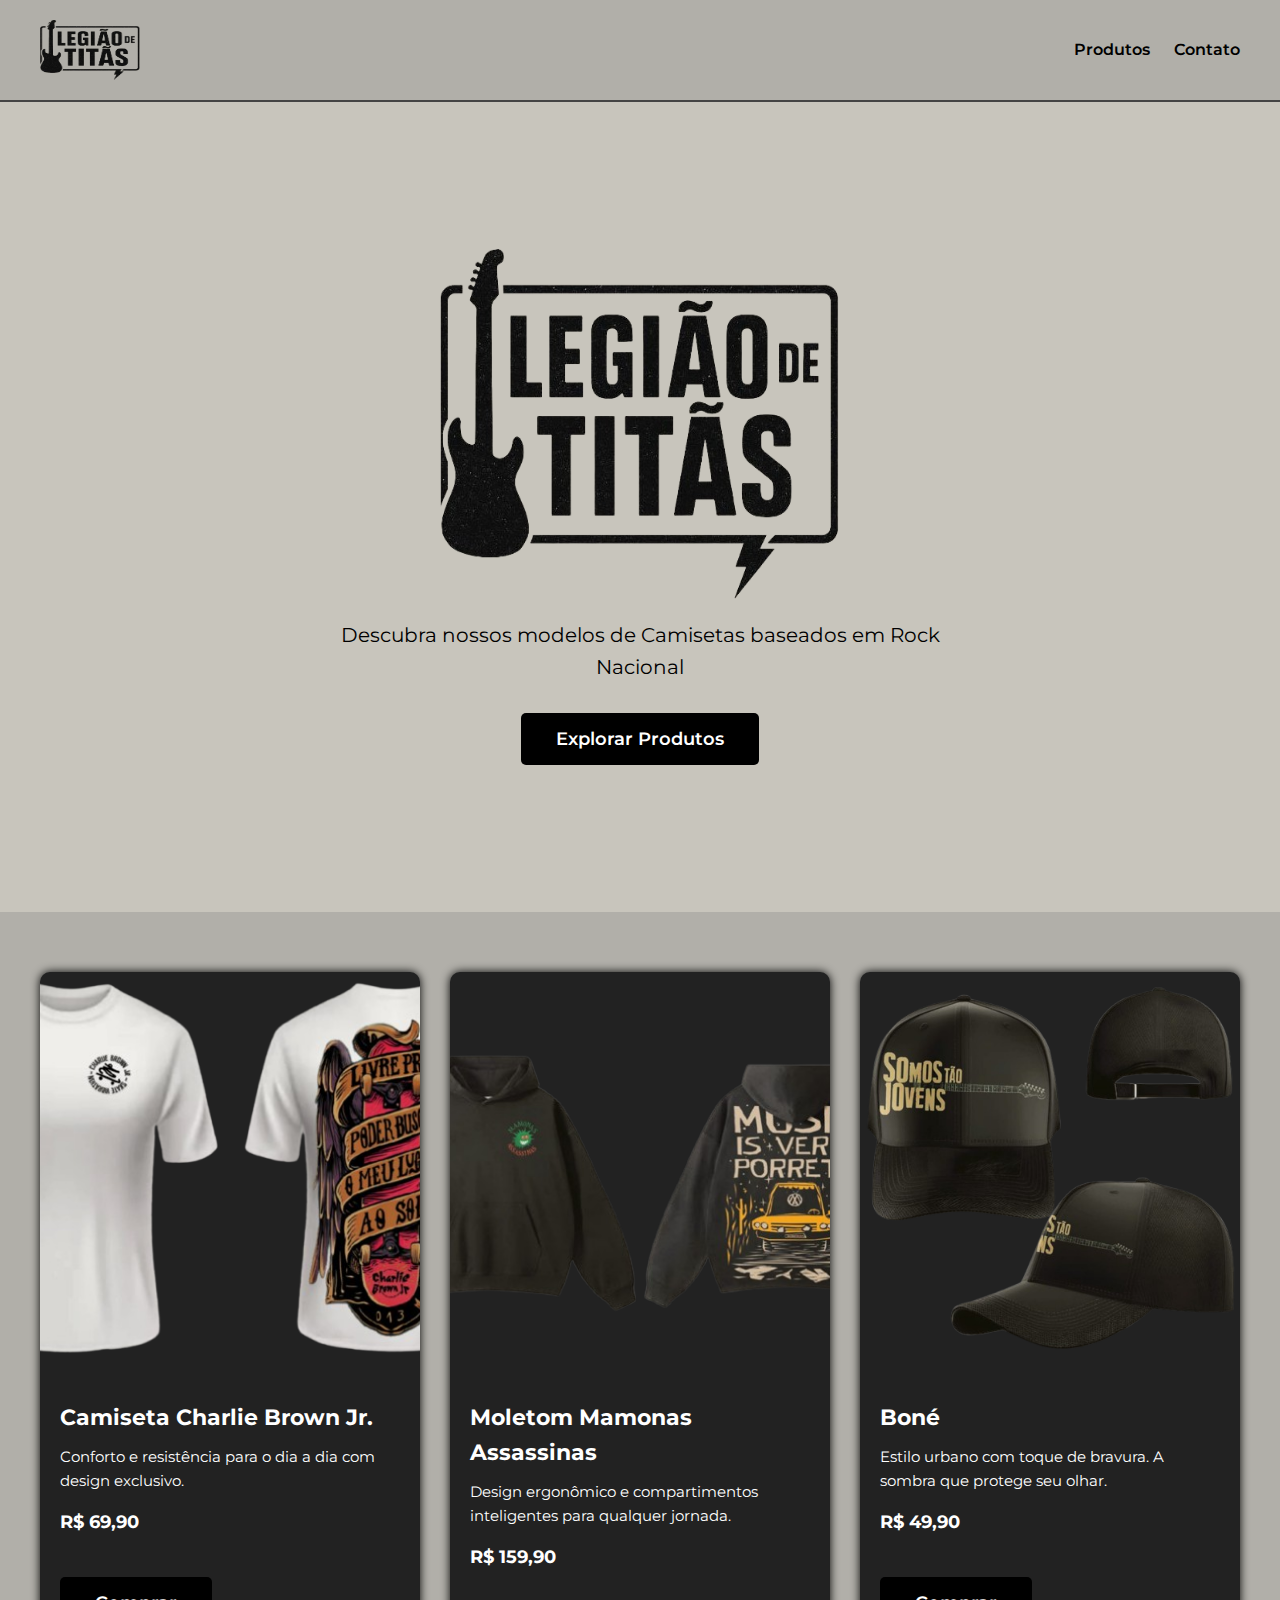
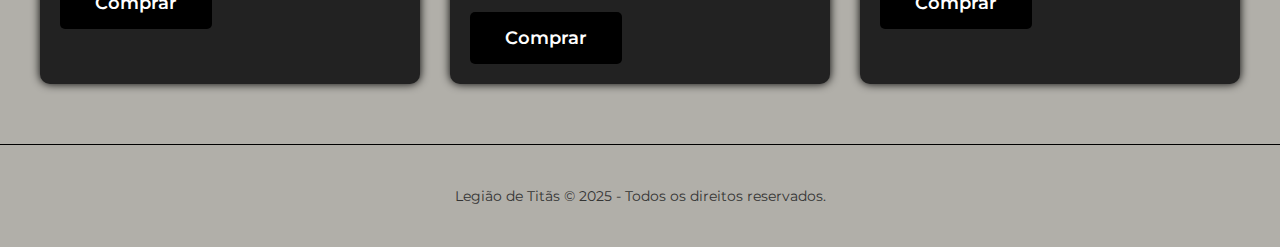
<file: index.html>
<!DOCTYPE html>
<html lang="pt-BR">

<head>
  <meta charset="UTF-8">
  <meta name="viewport" content="width=device-width, initial-scale=1.0">
  <link rel="stylesheet" href="style.css">
  <title>Legião de Titãs</title>
  <link href="https://fonts.googleapis.com/css2?family=Montserrat:wght@400;600;800&display=swap" rel="stylesheet">
</head>

<body>
  <header>
    <img src="img/logo.png" alt="marcaEmpresa">
    <nav>
      <a href="#produtos">Produtos</a>
      <a href="https://www.instagram.com/loja.legiaodostitas?igsh=MXMzejE3ZG9pdGQwbA==">Contato</a>
    </nav>
  </header>

  <section class="hero">
    <img src="img/logo.png" alt="">
    <p>Descubra nossos modelos de Camisetas baseados em Rock Nacional</p>
    <a href="#produtos"><button class="btn">Explorar Produtos</button></a>
  </section>

  <section id="produtos" class="products">
    <div class="product">
      <img src="img/camiseta.png" alt="Camiseta Charlie Brown Jr.">
      <div class="product-content">
        <h3>Camiseta Charlie Brown Jr.</h3>
        <p>Conforto e resistência para o dia a dia com design exclusivo.</p>
        <span>R$ 69,90</span>
        <a href="index1.html"><button class="btn">Comprar</button></a>
      </div>
    </div>

    <div class="product">
      <img src="img/moletom.png" alt="Moletom Mamonas Assassinas">
      <div class="product-content">
        <h3>Moletom Mamonas Assassinas</h3>
        <p>Design ergonômico e compartimentos inteligentes para qualquer jornada.</p>
        <span>R$ 159,90</span>
        <a href="index2.html"><button class="btn">Comprar</button></a>
      </div>
    </div>


    <div class="product">
      <img src="img/bone.png" alt="Boné">
      <div class="product-content">
        <h3>Boné</h3>
        <p>Estilo urbano com toque de bravura. A sombra que protege seu olhar.</p>
        <span>R$ 49,90</span>
        <a href="index3.html"><button class="btn">Comprar</button></a>
      </div>
    </div>
  </section>

  <footer class="footer">
    <p>Legião de Titãs &copy; 2025 - Todos os direitos reservados.</p>
  </footer>
</body>

</html>
</file>
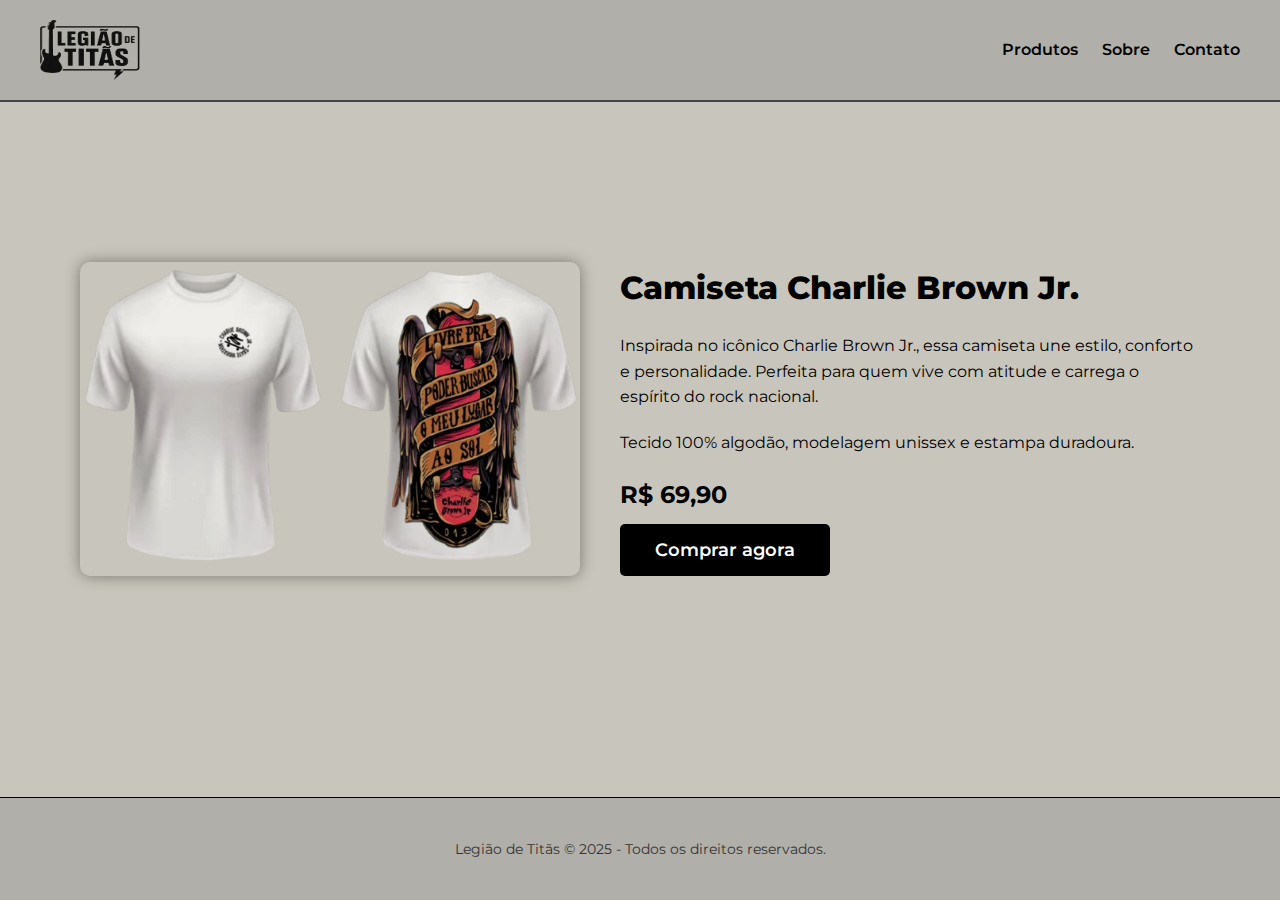
<file: index1.html>
<!DOCTYPE html>
<html lang="pt-BR">

<head>
  <meta charset="UTF-8">
  <meta name="viewport" content="width=device-width, initial-scale=1.0">
  <title>Camisa Charlie Brown Jr. | Legião de Titãs</title>
  <link rel="stylesheet" href="style.css">
  <link href="https://fonts.googleapis.com/css2?family=Montserrat:wght@400;600;800&display=swap" rel="stylesheet">
  <style>
    .product-page {
      max-width: 1200px;
      margin: 160px auto;
      padding: 0 40px;
      display: flex;
      flex-wrap: wrap;
      gap: 40px;
    }

    .product-page img {
      width: 100%;
      max-width: 500px;
      height: auto;
      border-radius: 10px;
      box-shadow: 0 0 15px rgba(0, 0, 0, 0.4);
    }

    .product-info {
      flex: 1;
      min-width: 300px;
    }

    .product-info h1 {
      font-size: 32px;
      font-weight: 800;
      margin-bottom: 20px;
    }

    .product-info p {
      font-size: 16px;
      line-height: 1.6;
      margin-bottom: 20px;
    }

    .product-info span {
      font-size: 24px;
      font-weight: bold;
      color: #000;
      display: block;
      margin-bottom: -20px;
    }

    .product-info .btn {
      padding: 15px 35px;
      font-size: 18px;
      font-weight: 600;
      color: white;
      background-color: black;
      border: none;
      border-radius: 5px;
      cursor: pointer;
      transition: background-color 0.3s ease;
    }

    .product-info .btn:hover {
      background-color: rgb(71, 71, 71);
    }

    .footer {
        position: fixed;
        bottom: 0;
        width: 100%;
    }

    @media (max-width: 768px) {
      .product-page {
        flex-direction: column;
        align-items: center;
      }

      .product-info {
        text-align: center;
      }
    }
  </style>
</head>

<body>
  <header>
    <img src="img/logo.png" alt="marcaEmpresa">
    <nav>
      <a href="index.html#produtos">Produtos</a>
      <a href="index.html#sobre">Sobre</a>
      <a href="index.html#contato">Contato</a>
    </nav>
  </header>

  <section class="product-page">
    <div class="product-image">
      <img src="img/camiseta.png" alt="Camiseta Charlie Brown Jr.">
    </div>

    <div class="product-info">
      <h1>Camiseta Charlie Brown Jr.</h1>
      <p>Inspirada no icônico Charlie Brown Jr., essa camiseta une estilo, conforto e personalidade. Perfeita para quem vive com atitude e carrega o espírito do rock nacional.</p>
      <p>Tecido 100% algodão, modelagem unissex e estampa duradoura.</p>
      <span>R$ 69,90</span>
      <button class="btn">Comprar agora</button>
    </div>
  </section>

  <footer class="footer">
    <p>Legião de Titãs &copy; 2025 - Todos os direitos reservados.</p>
  </footer>
</body>

</html>
</file>
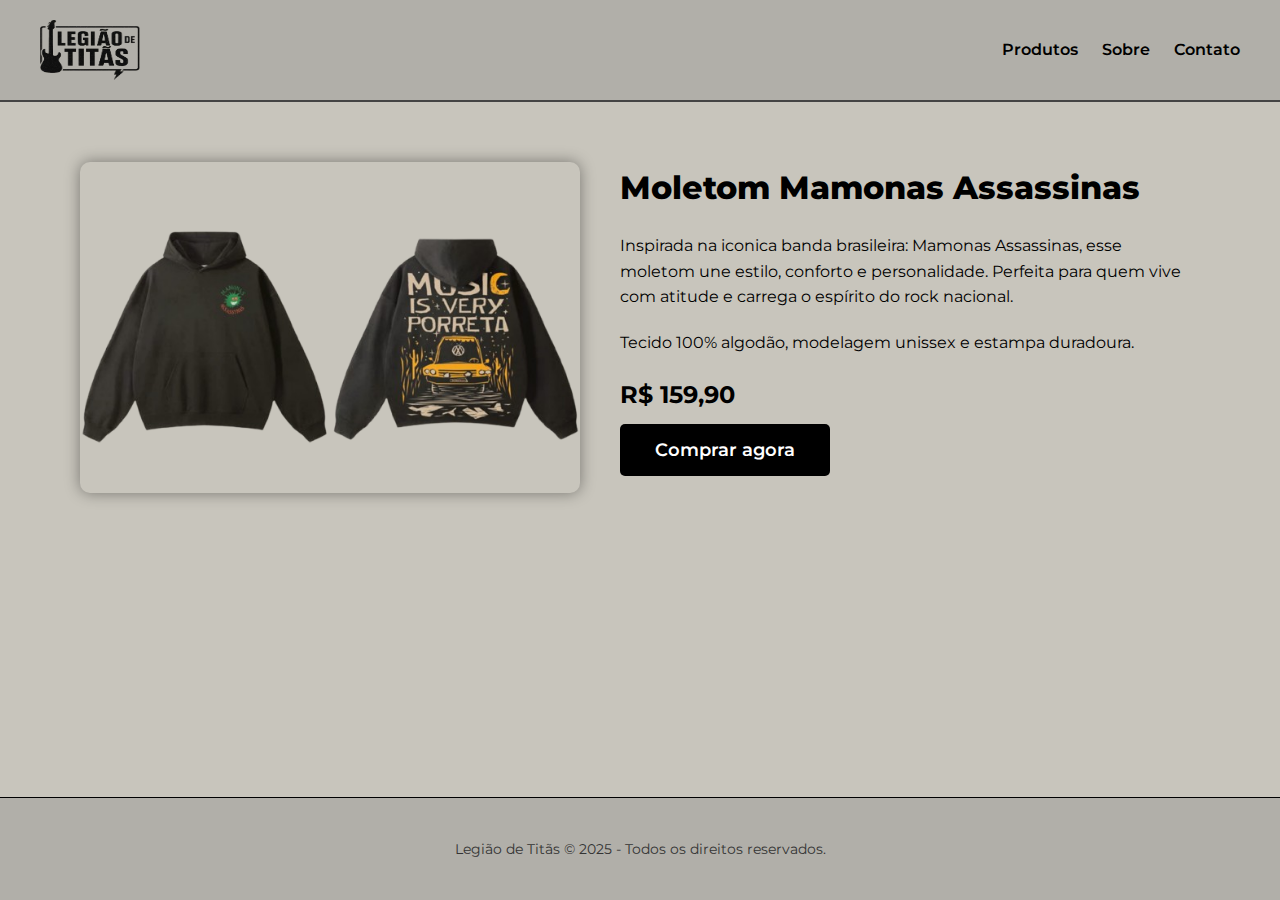
<file: index2.html>
<!DOCTYPE html>
<html lang="pt-BR">

<head>
  <meta charset="UTF-8">
  <meta name="viewport" content="width=device-width, initial-scale=1.0">
  <title>Camisa Charlie Brown Jr. | Legião de Titãs</title>
  <link rel="stylesheet" href="style.css">
  <link href="https://fonts.googleapis.com/css2?family=Montserrat:wght@400;600;800&display=swap" rel="stylesheet">
  <style>
    .product-page {
      max-width: 1200px;
      margin: 60px auto;
      padding: 0 40px;
      display: flex;
      flex-wrap: wrap;
      gap: 40px;
    }

    .product-page img {
      width: 100%;
      max-width: 500px;
      height: auto;
      border-radius: 10px;
      box-shadow: 0 0 15px rgba(0, 0, 0, 0.4);
    }

    .product-info {
      flex: 1;
      min-width: 300px;
    }

    .product-info h1 {
      font-size: 32px;
      font-weight: 800;
      margin-bottom: 20px;
    }

    .product-info p {
      font-size: 16px;
      line-height: 1.6;
      margin-bottom: 20px;
    }

    .product-info span {
      font-size: 24px;
      font-weight: bold;
      color: #000;
      display: block;
      margin-bottom: -20px;
    }

    .product-info .btn {
      padding: 15px 35px;
      font-size: 18px;
      font-weight: 600;
      color: white;
      background-color: black;
      border: none;
      border-radius: 5px;
      cursor: pointer;
      transition: background-color 0.3s ease;
    }

    .product-info .btn:hover {
      background-color: rgb(71, 71, 71);
    }

    .footer {
        position: fixed;
        bottom: 0;
        width: 100%;
    }

    @media (max-width: 768px) {
      .product-page {
        flex-direction: column;
        align-items: center;
      }

      .product-info {
        text-align: center;
      }
    }
  </style>
</head>

<body>
  <header>
    <img src="img/logo.png" alt="marcaEmpresa">
    <nav>
      <a href="index.html#produtos">Produtos</a>
      <a href="index.html#sobre">Sobre</a>
      <a href="index.html#contato">Contato</a>
    </nav>
  </header>

  <section class="product-page">
    <div class="product-image">
      <img src="img/moletom.png" alt="Moletom Mamonas Assassinas<">
    </div>

    <div class="product-info">
      <h1>Moletom Mamonas Assassinas</h1>
      <p>Inspirada na iconica banda brasileira: Mamonas Assassinas, esse moletom une estilo, conforto e personalidade. Perfeita para quem vive com atitude e carrega o espírito do rock nacional.</p>
      <p>Tecido 100% algodão, modelagem unissex e estampa duradoura.</p>
      <span>R$ 159,90</span>
      <button class="btn">Comprar agora</button>
    </div>
  </section>

  <footer class="footer">
    <p>Legião de Titãs &copy; 2025 - Todos os direitos reservados.</p>
  </footer>
</body>

</html>
</file>
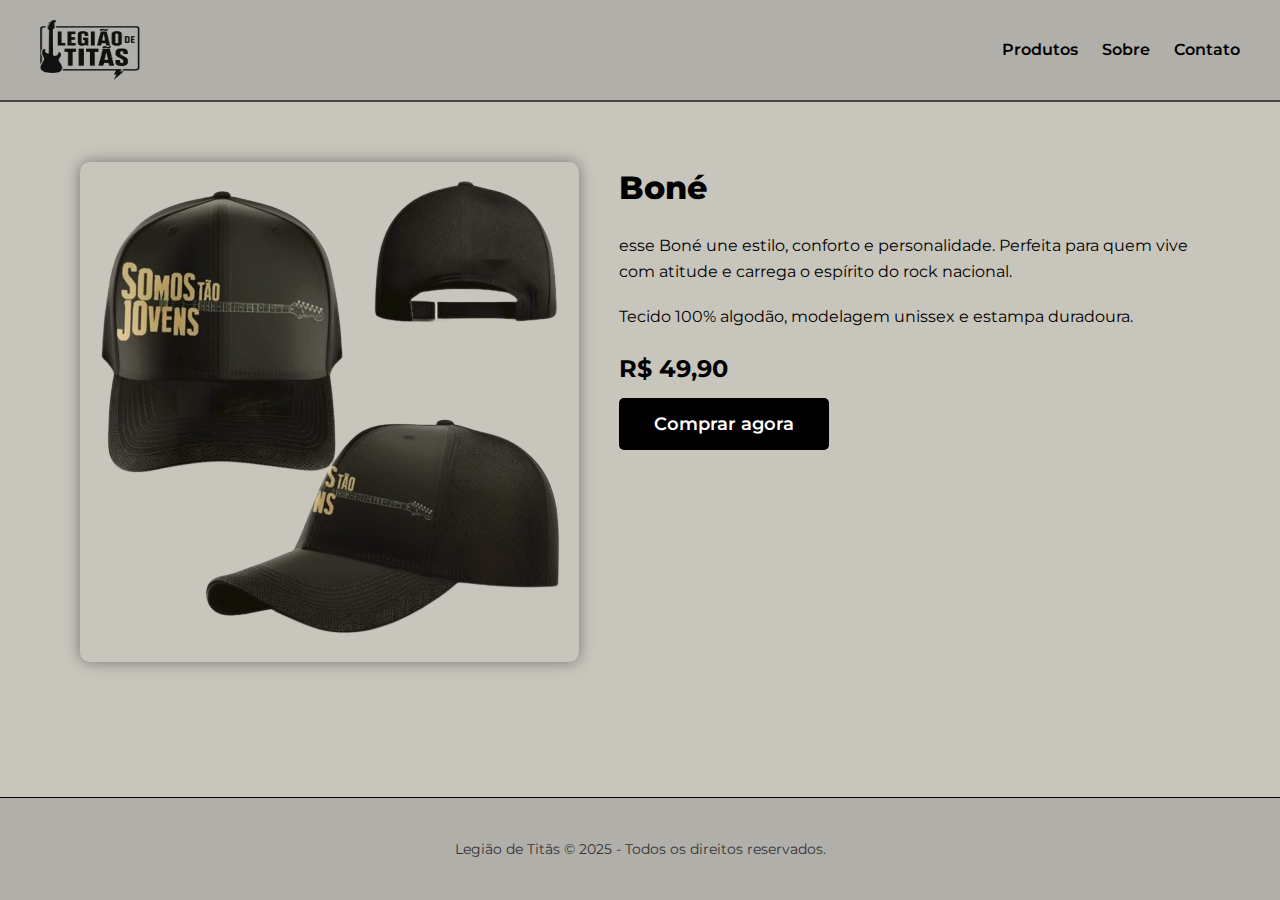
<file: index3.html>
<!DOCTYPE html>
<html lang="pt-BR">

<head>
  <meta charset="UTF-8">
  <meta name="viewport" content="width=device-width, initial-scale=1.0">
  <title>Camisa Charlie Brown Jr. | Legião de Titãs</title>
  <link rel="stylesheet" href="style.css">
  <link href="https://fonts.googleapis.com/css2?family=Montserrat:wght@400;600;800&display=swap" rel="stylesheet">
  <style>
    .product-page {
      max-width: 1200px;
      margin: 60px auto;
      padding: 0 40px;
      display: flex;
      flex-wrap: wrap;
      gap: 40px;
    }

    .product-page img {
      width: 100%;
      max-width: 500px;
      height: auto;
      border-radius: 10px;
      box-shadow: 0 0 15px rgba(0, 0, 0, 0.4);
    }

    .product-info {
      flex: 1;
      min-width: 300px;
    }

    .product-info h1 {
      font-size: 32px;
      font-weight: 800;
      margin-bottom: 20px;
    }

    .product-info p {
      font-size: 16px;
      line-height: 1.6;
      margin-bottom: 20px;
    }

    .product-info span {
      font-size: 24px;
      font-weight: bold;
      color: #000;
      display: block;
      margin-bottom: -20px;
    }

    .product-info .btn {
      padding: 15px 35px;
      font-size: 18px;
      font-weight: 600;
      color: white;
      background-color: black;
      border: none;
      border-radius: 5px;
      cursor: pointer;
      transition: background-color 0.3s ease;
    }

    .product-info .btn:hover {
      background-color: rgb(71, 71, 71);
    }

    .footer {
        position: fixed;
        bottom: 0;
        width: 100%;
    }

    @media (max-width: 768px) {
      .product-page {
        flex-direction: column;
        align-items: center;
      }

      .product-info {
        text-align: center;
      }
    }
  </style>
</head>

<body>
  <header>
    <img src="img/logo.png" alt="marcaEmpresa">
    <nav>
      <a href="index.html#produtos">Produtos</a>
      <a href="index.html#sobre">Sobre</a>
      <a href="index.html#contato">Contato</a>
    </nav>
  </header>

  <section class="product-page">
    <div class="product-image">
      <img src="img/bone.png" alt="bone">
    </div>

    <div class="product-info">
      <h1>Boné</h1>
      <p>esse Boné une estilo, conforto e personalidade. Perfeita para quem vive com atitude e carrega o espírito do rock nacional.</p>
      <p>Tecido 100% algodão, modelagem unissex e estampa duradoura.</p>
      <span>R$ 49,90</span>
      <button class="btn">Comprar agora</button>
    </div>
  </section>

  <footer class="footer">
    <p>Legião de Titãs &copy; 2025 - Todos os direitos reservados.</p>
  </footer>
</body>

</html>
</file>
<file: style.css>
* {
      margin: 0;
      padding: 0;
      box-sizing: border-box;
      font-family: 'Montserrat', sans-serif;
    }

    html {
        scroll-behavior: smooth;
    }

    body {
      background-color: #c8c5bc;
      color: black;
      line-height: 1.6;
    }

    header {
      background-color: #b1afa9;
      padding: 20px 40px;
      display: flex;
      justify-content: space-between;
      align-items: center;
      border-bottom: 2px solid #444;
    }

    header img {
      width: 100px;
      height: 60px;
    }

    nav a {
      color: black;
      margin-left: 20px;
      text-decoration: none;
      font-weight: 600;
      transition: color 0.3s;
    }

    nav a:hover {
      color: black;
    }

    .hero {
      background: url('https://images.unsplash.com/photo-1602524813242-66dfdbef63fa') no-repeat center center/cover;
      height: 90vh;
      display: flex;
      flex-direction: column;
      justify-content: center;
      align-items: center;
      text-align: center;
      padding: 20px;
    }

    .hero h2 {
      font-size: 48px;
      max-width: 700px;
      font-weight: 800;
      color: black;
      text-shadow: 2px 2px 5px #000;
    }

    .hero p {
      margin-top: 20px;
      font-size: 20px;
      color: black;
      max-width: 600px;
    }

    .hero img {
        width: 400px;
        height: 350px;
    }

    .btn {
      margin-top: 30px;
      padding: 15px 35px;
      font-size: 18px;
      font-weight: 600;
      color: white;
      background-color: black;
      border: none;
      border-radius: 5px;
      cursor: pointer;
      transition: background-color 0.3s ease;
    }

    .btn:hover {
      background-color: rgb(71, 71, 71);
    }

    .products {
      display: grid;
      grid-template-columns: repeat(auto-fit, minmax(250px, 1fr));
      gap: 30px;
      padding: 60px 40px;
      background-color: #b1afa9;
    }

    .product {
      background-color: #222;
      border-radius: 10px;
      overflow: hidden;
      box-shadow: 0 0 10px #000;
      transition: transform 0.3s ease;
    }

    .product:hover {
      transform: scale(1.03);
    }

    .product img {
      width: 100%;
      height: 400px;
      object-fit: cover;
    }

    .product-content {
      padding: 20px;
    }

    .product-content h3 {
      font-size: 22px;
      margin-bottom: 10px;
      color: white;
    }

    .product-content p {
      font-size: 15px;
      color: white;
      margin-bottom: 15px;
    }

    .product-content span {
      font-size: 18px;
      font-weight: bold;
      color: white;
      display: block;
      margin-bottom: 10px;
    }

    .footer {
      background-color: #b1afa9;
      padding: 40px;
      text-align: center;
      color: #343434;
      font-size: 14px;
      border-top: 1px solid black;
    }
</file>
